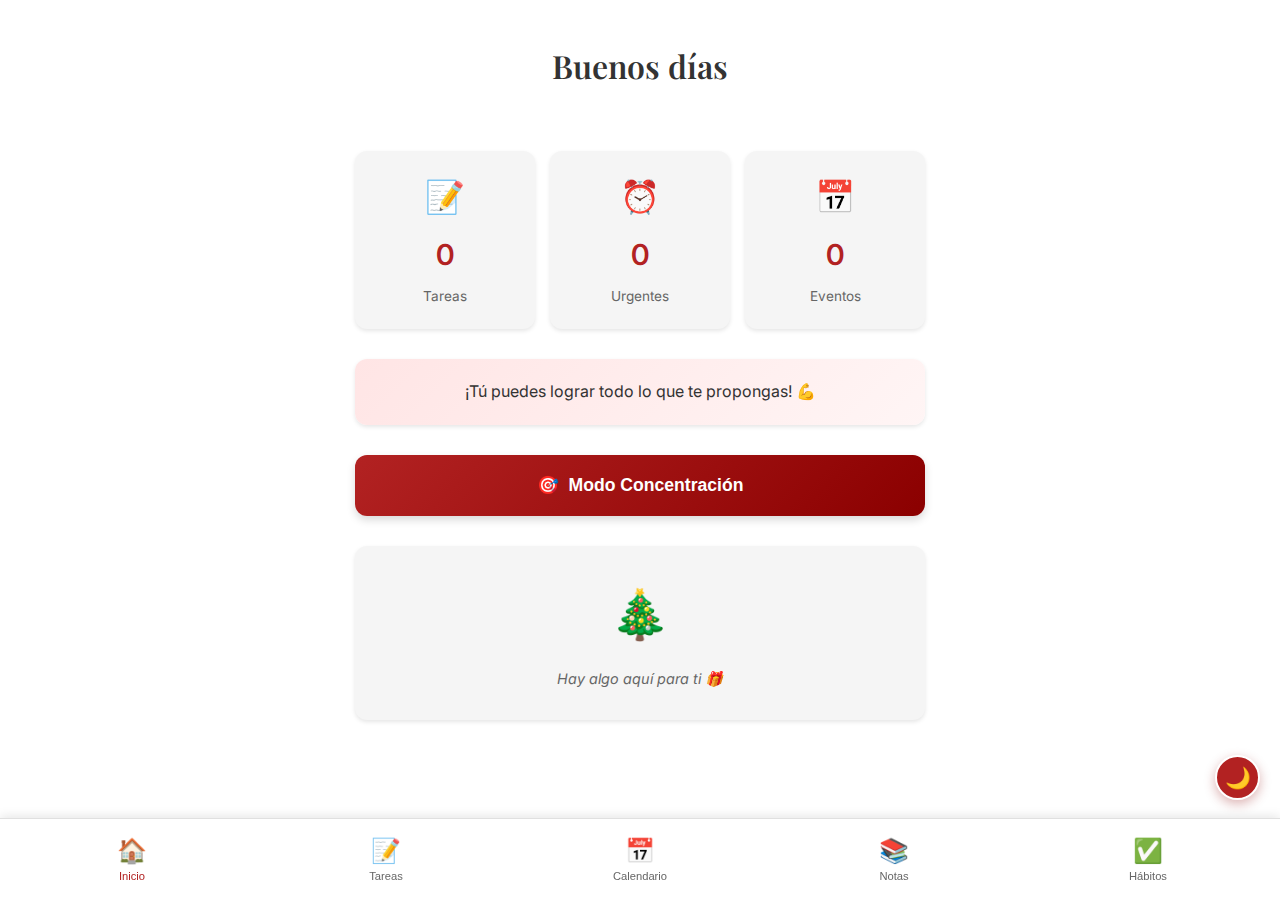
<file: index.html>
<!DOCTYPE html>
<html lang="es">
<head>
    <meta charset="UTF-8">
    <meta name="viewport" content="width=device-width, initial-scale=1.0">
    <title>Tu Espacio - Organización Química Farmacéutica</title>
    <link rel="stylesheet" href="styles.css">
    <link rel="preconnect" href="https://fonts.googleapis.com">
    <link rel="preconnect" href="https://fonts.gstatic.com" crossorigin>
    <link href="https://fonts.googleapis.com/css2?family=Playfair+Display:wght@400;600;700&family=Inter:wght@300;400;500;600&display=swap" rel="stylesheet">
</head>
<body>
    <!-- Navegación inferior -->
    <nav class="bottom-nav">
        <button class="nav-btn active" data-section="dashboard">
            <span class="nav-icon">🏠</span>
            <span class="nav-label">Inicio</span>
        </button>
        <button class="nav-btn" data-section="tasks">
            <span class="nav-icon">📝</span>
            <span class="nav-label">Tareas</span>
        </button>
        <button class="nav-btn" data-section="calendar">
            <span class="nav-icon">📅</span>
            <span class="nav-label">Calendario</span>
        </button>
        <button class="nav-btn" data-section="notes">
            <span class="nav-icon">📚</span>
            <span class="nav-label">Notas</span>
        </button>
        <button class="nav-btn" data-section="habits">
            <span class="nav-icon">✅</span>
            <span class="nav-label">Hábitos</span>
        </button>
    </nav>

    <!-- Contenedor principal -->
    <div class="main-container">
        <!-- SECCIÓN 1: DASHBOARD -->
        <section id="dashboard" class="content-section active">
            <div class="dashboard-header">
                <h1 class="greeting" id="greeting">Buenos días</h1>
                <p class="date-time" id="date-time"></p>
            </div>

            <div class="dashboard-summary">
                <div class="summary-card">
                    <div class="summary-icon">📝</div>
                    <div class="summary-info">
                        <span class="summary-number" id="tasks-count">0</span>
                        <span class="summary-label">Tareas</span>
                    </div>
                </div>
                <div class="summary-card">
                    <div class="summary-icon">⏰</div>
                    <div class="summary-info">
                        <span class="summary-number" id="urgent-count">0</span>
                        <span class="summary-label">Urgentes</span>
                    </div>
                </div>
                <div class="summary-card">
                    <div class="summary-icon">📅</div>
                    <div class="summary-info">
                        <span class="summary-number" id="events-count">0</span>
                        <span class="summary-label">Eventos</span>
                    </div>
                </div>
            </div>

            <div class="motivational-message" id="motivational-message">
                ¡Tú puedes lograr todo lo que te propongas! 💪
            </div>

            <!-- Logros del día en dashboard -->
            <div class="daily-achievements" id="dashboard-achievements" style="display: none;">
                <div class="achievement-card">
                    <span class="achievement-icon">🎉</span>
                    <span class="achievement-text" id="dashboard-achievement-text"></span>
                </div>
            </div>

            <!-- Botón Modo Focus -->
            <button class="focus-mode-btn" id="focus-mode-trigger">
                <span>🎯</span>
                <span>Modo Concentración</span>
            </button>

            <!-- Sección Navideña Oculta -->
            <div class="christmas-card">
                <div class="christmas-tree">🎄</div>
                <p class="christmas-hint">Hay algo aquí para ti 🎁</p>
                <a href="regalo.html" class="christmas-link"></a>
            </div>
        </section>

        <!-- SECCIÓN 2: TAREAS -->
        <section id="tasks" class="content-section">
            <div class="section-header">
                <h2>Tareas</h2>
                <button class="add-btn" id="add-task-btn">+</button>
            </div>

            <!-- Vista rápida: Hoy -->
            <div class="quick-view-today">
                <button class="view-today-btn active" id="view-today-btn">
                    📅 Hoy
                </button>
                <button class="view-all-btn" id="view-all-btn">
                    📋 Todas
                </button>
            </div>

            <!-- Filtros -->
            <div class="filters">
                <select id="filter-priority" class="filter-select">
                    <option value="all">Todas las prioridades</option>
                    <option value="high">Alta</option>
                    <option value="medium">Media</option>
                    <option value="low">Baja</option>
                </select>
                <select id="filter-category" class="filter-select">
                    <option value="all">Todas las categorías</option>
                    <option value="Química Orgánica">Química Orgánica</option>
                    <option value="Farmacología">Farmacología</option>
                    <option value="Análisis Farmacéutico">Análisis Farmacéutico</option>
                    <option value="Química Farmacéutica">Química Farmacéutica</option>
                    <option value="Bioquímica">Bioquímica</option>
                    <option value="Farmacia Clínica">Farmacia Clínica</option>
                    <option value="Laboratorio">Laboratorio</option>
                    <option value="Prácticas">Prácticas</option>
                    <option value="Otros">Otros</option>
                </select>
                <select id="filter-status" class="filter-select">
                    <option value="all">Todos los estados</option>
                    <option value="pending">Pendiente</option>
                    <option value="in-progress">En progreso</option>
                    <option value="completed">Completada</option>
                </select>
            </div>

            <!-- Logros del día -->
            <div class="daily-achievements" id="daily-achievements" style="display: none;">
                <div class="achievement-card">
                    <span class="achievement-icon">🎉</span>
                    <span class="achievement-text" id="achievement-text"></span>
                </div>
            </div>

            <!-- Lista de tareas -->
            <div class="tasks-list" id="tasks-list">
                <!-- Las tareas se agregan dinámicamente -->
            </div>
        </section>

        <!-- SECCIÓN 3: CALENDARIO -->
        <section id="calendar" class="content-section">
            <div class="section-header">
                <h2>Calendario Académico</h2>
                <button class="nav-month-btn" id="prev-month">‹</button>
                <span id="current-month-year"></span>
                <button class="nav-month-btn" id="next-month">›</button>
            </div>

            <div class="calendar-container">
                <div class="calendar-weekdays">
                    <div>Dom</div>
                    <div>Lun</div>
                    <div>Mar</div>
                    <div>Mié</div>
                    <div>Jue</div>
                    <div>Vie</div>
                    <div>Sáb</div>
                </div>
                <div class="calendar-days" id="calendar-days">
                    <!-- Los días se generan dinámicamente -->
                </div>
            </div>

            <div class="calendar-events" id="calendar-events">
                <h3>Eventos del día</h3>
                <div id="day-events-list"></div>
            </div>
        </section>

        <!-- SECCIÓN 4: NOTAS -->
        <section id="notes" class="content-section">
            <div class="section-header">
                <h2>Apuntes y Notas</h2>
                <button class="add-btn" id="add-note-btn">+</button>
            </div>

            <div class="search-box">
                <input type="text" id="notes-search" placeholder="🔍 Buscar notas..." class="search-input">
            </div>

            <div class="notes-grid" id="notes-grid">
                <!-- Las notas se agregan dinámicamente -->
            </div>
        </section>

        <!-- SECCIÓN 5: HÁBITOS -->
        <section id="habits" class="content-section">
            <div class="section-header">
                <h2>Hábitos y Bienestar</h2>
            </div>

            <div class="habits-container" id="habits-container">
                <!-- Los hábitos se agregan dinámicamente -->
            </div>

            <button class="add-habit-btn" id="add-habit-btn">+ Agregar Hábito</button>

            <div class="weekly-goals">
                <h3>Metas Semanales</h3>
                <textarea id="weekly-goals-text" class="goals-textarea" placeholder="Escribe tus metas para esta semana..."></textarea>
            </div>
        </section>
    </div>

    <!-- Modal para agregar/editar tarea -->
    <div id="task-modal" class="modal">
        <div class="modal-content">
            <div class="modal-header">
                <h3 id="modal-task-title">Nueva Tarea</h3>
                <button class="close-modal" id="close-task-modal">×</button>
            </div>
            <form id="task-form">
                <input type="text" id="task-title-input" placeholder="Título de la tarea" required>
                <textarea id="task-description-input" placeholder="Descripción (opcional)"></textarea>
                <input type="date" id="task-deadline-input">
                <select id="task-priority-input">
                    <option value="low">Prioridad: Baja</option>
                    <option value="medium" selected>Prioridad: Media</option>
                    <option value="high">Prioridad: Alta</option>
                </select>
                <select id="task-category-input">
                    <option value="Química Orgánica">Química Orgánica</option>
                    <option value="Farmacología">Farmacología</option>
                    <option value="Análisis Farmacéutico">Análisis Farmacéutico</option>
                    <option value="Química Farmacéutica">Química Farmacéutica</option>
                    <option value="Bioquímica">Bioquímica</option>
                    <option value="Farmacia Clínica">Farmacia Clínica</option>
                    <option value="Laboratorio">Laboratorio</option>
                    <option value="Prácticas">Prácticas</option>
                    <option value="Otros">Otros</option>
                </select>
                <select id="task-status-input">
                    <option value="pending">Estado: Pendiente</option>
                    <option value="in-progress">Estado: En progreso</option>
                    <option value="completed">Estado: Completada</option>
                </select>
                <div class="modal-actions">
                    <button type="submit" class="save-btn">Guardar</button>
                    <button type="button" class="cancel-btn" id="cancel-task-btn">Cancelar</button>
                </div>
            </form>
        </div>
    </div>

    <!-- Modal para agregar/editar nota -->
    <div id="note-modal" class="modal">
        <div class="modal-content">
            <div class="modal-header">
                <h3 id="modal-note-title">Nueva Nota</h3>
                <button class="close-modal" id="close-note-modal">×</button>
            </div>
            <form id="note-form">
                <input type="text" id="note-title-input" placeholder="Título de la nota" required>
                <textarea id="note-content-input" placeholder="Contenido de la nota..." required></textarea>
                <input type="text" id="note-tags-input" placeholder="Etiquetas (separadas por comas)">
                <select id="note-category-input">
                    <option value="General">Categoría: General</option>
                    <option value="Química Orgánica">Categoría: Química Orgánica</option>
                    <option value="Farmacología">Categoría: Farmacología</option>
                    <option value="Análisis Farmacéutico">Categoría: Análisis Farmacéutico</option>
                    <option value="Bioquímica">Categoría: Bioquímica</option>
                    <option value="Laboratorio">Categoría: Laboratorio</option>
                    <option value="Prácticas">Categoría: Prácticas</option>
                    <option value="Personal">Categoría: Personal</option>
                    <option value="Otros">Categoría: Otros</option>
                </select>
                <div class="modal-actions">
                    <button type="submit" class="save-btn">Guardar</button>
                    <button type="button" class="cancel-btn" id="cancel-note-btn">Cancelar</button>
                </div>
            </form>
        </div>
    </div>

    <!-- Modo Focus -->
    <div id="focus-mode" class="focus-mode hidden">
        <div class="focus-header">
            <button class="exit-focus-btn" id="exit-focus-btn">✕</button>
            <h2>Modo Concentración</h2>
        </div>
        <div class="focus-timer">
            <div class="timer-display" id="timer-display">25:00</div>
            <div class="timer-controls">
                <button class="timer-btn" id="start-timer">▶ Iniciar</button>
                <button class="timer-btn" id="pause-timer">⏸ Pausar</button>
                <button class="timer-btn" id="reset-timer">↻ Reiniciar</button>
            </div>
            <select id="focus-duration" class="focus-duration-select">
                <option value="25">25 minutos</option>
                <option value="45">45 minutos</option>
                <option value="60">60 minutos</option>
            </select>
        </div>
        <div class="focus-task" id="focus-task-display">
            <h3>Tarea Actual</h3>
            <p id="focus-task-name">Selecciona una tarea para enfocarte</p>
        </div>
        <div class="focus-tasks-list" id="focus-tasks-list">
            <!-- Lista de tareas para seleccionar -->
        </div>
    </div>

    <!-- Toggle Modo Noche -->
    <button class="night-mode-toggle" id="night-mode-toggle" title="Modo noche">🌙</button>

    <script src="script.js"></script>
</body>
</html>
</file>
<file: styles.css>
/* ============================================
   HERRAMIENTA DE ORGANIZACIÓN PERSONAL
   Estilos completos - Mobile First
   ============================================ */

/* Variables CSS */
:root {
    /* Colores principales */
    --color-white: #ffffff;
    --color-red: #8B0000;
    --color-red-light: #B22222;
    --color-red-soft: #FFE5E5;
    --color-silver: #C0C0C0;
    --color-silver-light: #E8E8E8;
    --color-pink: #FFB6C1;
    --color-soft-pink: #FFF5F5;
    --color-gray: #F5F5F5;
    --color-gray-dark: #E0E0E0;
    --color-text: #333333;
    --color-text-light: #666666;
    --color-text-lighter: #999999;
    
    /* Colores de prioridad (más suaves) */
    --priority-high: #E57373;
    --priority-medium: #FFB74D;
    --priority-low: #81C784;
    
    /* Modo noche - Colores mejorados */
    --night-bg: #0f0f0f;
    --night-text: #e8e8e8;
    --night-card: #1a1a1a;
    --night-card-hover: #252525;
    --night-border: #333333;
    --night-accent: #8B0000;
    --night-shadow: rgba(0, 0, 0, 0.5);
    
    /* Tipografías */
    --font-serif: 'Playfair Display', serif;
    --font-sans: 'Inter', sans-serif;
    --font-handwriting: 'Dancing Script', cursive;
    
    /* Espaciado */
    --spacing-xs: 5px;
    --spacing-sm: 10px;
    --spacing-md: 15px;
    --spacing-lg: 20px;
    --spacing-xl: 30px;
    
    /* Sombras */
    --shadow-sm: 0 2px 4px rgba(0,0,0,0.1);
    --shadow-md: 0 4px 8px rgba(0,0,0,0.15);
    --shadow-lg: 0 8px 16px rgba(0,0,0,0.2);
    
    /* Bordes */
    --border-radius: 12px;
    --border-radius-lg: 20px;
}

/* Reset y Base */
* {
    margin: 0;
    padding: 0;
    box-sizing: border-box;
}

html {
    scroll-behavior: smooth;
    font-size: 16px;
}

body {
    font-family: var(--font-sans);
    background: var(--color-white);
    color: var(--color-text);
    line-height: 1.6;
    -webkit-font-smoothing: antialiased;
    -moz-osx-font-smoothing: grayscale;
    padding-bottom: 80px; /* Espacio para navegación inferior */
}

/* Ocultar audio */
audio {
    display: none;
    visibility: hidden;
    position: absolute;
    width: 0;
    height: 0;
}

/* ============================================
   NAVEGACIÓN INFERIOR
   ============================================ */

.bottom-nav {
    position: fixed;
    bottom: 0;
    left: 0;
    right: 0;
    background: var(--color-white);
    border-top: 1px solid var(--color-gray-dark);
    display: flex;
    justify-content: space-around;
    padding: 10px 5px;
    z-index: 1000;
    box-shadow: 0 -2px 10px rgba(0,0,0,0.1);
}

.nav-btn {
    display: flex;
    flex-direction: column;
    align-items: center;
    gap: 5px;
    background: none;
    border: none;
    padding: 8px 12px;
    cursor: pointer;
    transition: all 0.3s ease;
    color: var(--color-text-light);
    font-size: 0.75rem;
    flex: 1;
    max-width: 80px;
}

.nav-btn.active {
    color: var(--color-red-light);
}

.nav-icon {
    font-size: 1.5rem;
}

.nav-label {
    font-size: 0.7rem;
    font-weight: 500;
}

/* ============================================
   CONTENEDOR PRINCIPAL
   ============================================ */

.main-container {
    max-width: 600px;
    margin: 0 auto;
    padding: var(--spacing-lg) var(--spacing-md);
    min-height: calc(100vh - 80px);
}

.content-section {
    display: none;
    animation: fadeIn 0.3s ease;
}

.content-section.active {
    display: block;
}

@keyframes fadeIn {
    from {
        opacity: 0;
        transform: translateY(10px);
    }
    to {
        opacity: 1;
        transform: translateY(0);
    }
}

/* ============================================
   DASHBOARD
   ============================================ */

.dashboard-header {
    text-align: center;
    margin-bottom: var(--spacing-xl);
    padding: var(--spacing-lg) 0;
}

.greeting {
    font-family: var(--font-serif);
    font-size: 2rem;
    color: var(--color-text);
    margin-bottom: var(--spacing-sm);
    font-weight: 600;
}

.date-time {
    color: var(--color-text-light);
    font-size: 0.95rem;
}

.dashboard-summary {
    display: grid;
    grid-template-columns: repeat(3, 1fr);
    gap: var(--spacing-md);
    margin-bottom: var(--spacing-xl);
}

.summary-card {
    background: var(--color-gray);
    border-radius: var(--border-radius);
    padding: var(--spacing-lg);
    text-align: center;
    box-shadow: var(--shadow-sm);
    transition: transform 0.2s ease;
}

.summary-card:active {
    transform: scale(0.95);
}

.summary-icon {
    font-size: 2rem;
    margin-bottom: var(--spacing-sm);
}

.summary-number {
    display: block;
    font-size: 1.8rem;
    font-weight: 600;
    color: var(--color-red-light);
    margin-bottom: var(--spacing-xs);
}

.summary-label {
    font-size: 0.85rem;
    color: var(--color-text-light);
}

.motivational-message {
    background: linear-gradient(135deg, var(--color-red-soft) 0%, var(--color-soft-pink) 100%);
    padding: var(--spacing-lg);
    border-radius: var(--border-radius);
    text-align: center;
    margin-bottom: var(--spacing-xl);
    font-size: 1rem;
    color: var(--color-text);
    box-shadow: var(--shadow-sm);
}

.focus-mode-btn {
    width: 100%;
    padding: var(--spacing-lg);
    background: linear-gradient(135deg, var(--color-red-light) 0%, var(--color-red) 100%);
    color: white;
    border: none;
    border-radius: var(--border-radius);
    font-size: 1.1rem;
    font-weight: 600;
    cursor: pointer;
    display: flex;
    align-items: center;
    justify-content: center;
    gap: var(--spacing-sm);
    margin-bottom: var(--spacing-xl);
    box-shadow: var(--shadow-md);
    transition: transform 0.2s ease;
}

.focus-mode-btn:active {
    transform: scale(0.98);
}

/* Sección Navideña */
.christmas-card {
    position: relative;
    background: var(--color-gray);
    border-radius: var(--border-radius);
    padding: var(--spacing-xl);
    text-align: center;
    margin-top: var(--spacing-xl);
    box-shadow: var(--shadow-sm);
}

.christmas-tree {
    font-size: 3rem;
    margin-bottom: var(--spacing-md);
    animation: float 3s ease-in-out infinite;
}

@keyframes float {
    0%, 100% { transform: translateY(0); }
    50% { transform: translateY(-10px); }
}

.christmas-hint {
    font-size: 0.9rem;
    color: var(--color-text-light);
    font-style: italic;
}

.christmas-link {
    position: absolute;
    top: 0;
    left: 0;
    right: 0;
    bottom: 0;
    z-index: 1;
}

/* ============================================
   TAREAS
   ============================================ */

.section-header {
    display: flex;
    justify-content: space-between;
    align-items: center;
    margin-bottom: var(--spacing-lg);
}

.section-header h2 {
    font-family: var(--font-serif);
    font-size: 1.8rem;
    color: var(--color-text);
}

.add-btn {
    width: 45px;
    height: 45px;
    border-radius: 50%;
    background: var(--color-red-light);
    color: white;
    border: none;
    font-size: 1.5rem;
    cursor: pointer;
    display: flex;
    align-items: center;
    justify-content: center;
    box-shadow: var(--shadow-md);
    transition: transform 0.2s ease;
}

.add-btn:active {
    transform: scale(0.9);
}

.filters {
    display: flex;
    flex-direction: column;
    gap: var(--spacing-sm);
    margin-bottom: var(--spacing-lg);
}

.filter-select {
    padding: var(--spacing-md);
    border: 2px solid var(--color-gray-dark);
    border-radius: var(--border-radius);
    font-family: var(--font-sans);
    font-size: 0.95rem;
    background: var(--color-white);
    color: var(--color-text);
    cursor: pointer;
}

.filter-select:focus {
    outline: none;
    border-color: var(--color-red-light);
}

.tasks-list {
    display: flex;
    flex-direction: column;
    gap: var(--spacing-md);
}

.task-item {
    background: var(--color-white);
    border: 2px solid var(--color-gray-dark);
    border-radius: var(--border-radius);
    padding: var(--spacing-lg);
    box-shadow: var(--shadow-sm);
    transition: all 0.3s ease;
    animation: slideIn 0.3s ease;
}

@keyframes slideIn {
    from {
        opacity: 0;
        transform: translateX(-20px);
    }
    to {
        opacity: 1;
        transform: translateX(0);
    }
}

.task-item.completed {
    opacity: 0.6;
    text-decoration: line-through;
}

.task-item.high-priority {
    border-left: 4px solid var(--priority-high);
    background: linear-gradient(90deg, rgba(229, 115, 115, 0.05) 0%, var(--color-white) 10%);
}

.task-item.medium-priority {
    border-left: 4px solid var(--priority-medium);
    background: linear-gradient(90deg, rgba(255, 183, 77, 0.05) 0%, var(--color-white) 10%);
}

.task-item.low-priority {
    border-left: 4px solid var(--priority-low);
    background: linear-gradient(90deg, rgba(129, 199, 132, 0.05) 0%, var(--color-white) 10%);
}

.task-header {
    display: flex;
    justify-content: space-between;
    align-items: flex-start;
    margin-bottom: var(--spacing-sm);
}

.task-title {
    font-weight: 600;
    font-size: 1.1rem;
    color: var(--color-text);
    flex: 1;
}

.task-actions {
    display: flex;
    gap: var(--spacing-sm);
}

.task-action-btn {
    background: none;
    border: none;
    font-size: 1.2rem;
    cursor: pointer;
    padding: 5px;
    color: var(--color-text-light);
    transition: color 0.2s ease;
}

.task-action-btn:hover {
    color: var(--color-red-light);
}

.task-meta {
    display: flex;
    flex-wrap: wrap;
    gap: var(--spacing-sm);
    margin-top: var(--spacing-sm);
    font-size: 0.85rem;
    color: var(--color-text-light);
}

.task-badge {
    padding: 4px 8px;
    border-radius: 6px;
    background: var(--color-gray);
    font-size: 0.8rem;
}

.task-description {
    margin-top: var(--spacing-sm);
    color: var(--color-text-light);
    font-size: 0.9rem;
}

/* Vista "Hoy" */
.quick-view-today {
    display: flex;
    gap: var(--spacing-sm);
    margin-bottom: var(--spacing-md);
}

.view-today-btn,
.view-all-btn {
    flex: 1;
    padding: var(--spacing-md);
    border: 2px solid var(--color-gray-dark);
    border-radius: var(--border-radius);
    background: var(--color-white);
    color: var(--color-text);
    font-size: 0.95rem;
    font-weight: 500;
    cursor: pointer;
    transition: all 0.2s ease;
}

.view-today-btn.active,
.view-all-btn.active {
    background: var(--color-red-light);
    color: white;
    border-color: var(--color-red-light);
}

/* Logros del día */
.daily-achievements {
    margin-bottom: var(--spacing-lg);
    animation: slideDown 0.5s ease;
}

@keyframes slideDown {
    from {
        opacity: 0;
        transform: translateY(-20px);
    }
    to {
        opacity: 1;
        transform: translateY(0);
    }
}

.achievement-card {
    background: linear-gradient(135deg, #FFE082 0%, #FFD54F 100%);
    padding: var(--spacing-lg);
    border-radius: var(--border-radius);
    display: flex;
    align-items: center;
    gap: var(--spacing-md);
    box-shadow: var(--shadow-md);
}

.achievement-icon {
    font-size: 2rem;
}

.achievement-text {
    font-size: 1rem;
    font-weight: 500;
    color: var(--color-text);
    flex: 1;
}

/* Modo Noche - Mejorado */
body.night-mode {
    background: var(--night-bg);
    color: var(--night-text);
}

body.night-mode .main-container {
    background: var(--night-bg);
}

body.night-mode .content-section {
    background: var(--night-bg);
}

body.night-mode .dashboard-header h1,
body.night-mode .section-header h2,
body.night-mode .section-title {
    color: var(--night-text);
}

body.night-mode .summary-card,
body.night-mode .task-item,
body.night-mode .note-card,
body.night-mode .habit-card,
body.night-mode .calendar-container,
body.night-mode .calendar-events {
    background: var(--night-card);
    border-color: var(--night-border);
    color: var(--night-text);
    box-shadow: 0 2px 8px var(--night-shadow);
}

body.night-mode .task-item:hover,
body.night-mode .note-card:hover,
body.night-mode .habit-card:hover {
    background: var(--night-card-hover);
    border-color: var(--night-accent);
}

body.night-mode .summary-card {
    background: linear-gradient(135deg, var(--night-card) 0%, var(--night-card-hover) 100%);
}

body.night-mode .bottom-nav {
    background: var(--night-card);
    border-top-color: var(--night-border);
    box-shadow: 0 -2px 10px var(--night-shadow);
}

body.night-mode .nav-btn {
    color: var(--night-text);
    opacity: 0.7;
}

body.night-mode .nav-btn:hover {
    opacity: 1;
}

body.night-mode .nav-btn.active {
    color: var(--color-red-light);
    opacity: 1;
}

body.night-mode .filter-select,
body.night-mode .search-input,
body.night-mode input,
body.night-mode textarea,
body.night-mode select {
    background: var(--night-card);
    border-color: var(--night-border);
    color: var(--night-text);
}

body.night-mode .filter-select:focus,
body.night-mode .search-input:focus,
body.night-mode input:focus,
body.night-mode textarea:focus,
body.night-mode select:focus {
    border-color: var(--night-accent);
    box-shadow: 0 0 0 2px rgba(139, 0, 0, 0.2);
}

body.night-mode .modal-content {
    background: var(--night-card);
    color: var(--night-text);
    border-color: var(--night-border);
}

body.night-mode .add-btn {
    background: var(--night-accent);
    box-shadow: 0 4px 12px rgba(139, 0, 0, 0.4);
}

body.night-mode .add-btn:hover {
    background: var(--color-red-light);
    transform: scale(1.05);
}

body.night-mode .motivational-message {
    background: linear-gradient(135deg, rgba(139, 0, 0, 0.1) 0%, rgba(139, 0, 0, 0.05) 100%);
    border-color: var(--night-border);
    color: var(--night-text);
}

body.night-mode .date-time {
    color: rgba(232, 232, 232, 0.7);
}

body.night-mode .summary-label,
body.night-mode .task-category,
body.night-mode .task-deadline,
body.night-mode .note-date {
    color: rgba(232, 232, 232, 0.6);
}

body.night-mode .task-item.completed {
    opacity: 0.5;
}

body.night-mode .calendar-day.today {
    background: var(--night-accent);
    color: white;
}

body.night-mode .calendar-day.has-events::after {
    background: var(--color-red-light);
}

body.night-mode .view-today-btn,
body.night-mode .view-all-btn {
    background: var(--night-card);
    border-color: var(--night-border);
    color: var(--night-text);
}

body.night-mode .view-today-btn.active,
body.night-mode .view-all-btn.active {
    background: var(--night-accent);
    border-color: var(--night-accent);
    color: white;
}

body.night-mode .achievement-card {
    background: linear-gradient(135deg, rgba(255, 224, 130, 0.2) 0%, rgba(255, 213, 79, 0.15) 100%);
    border: 1px solid rgba(255, 224, 130, 0.3);
}

/* Toggle modo noche - Mejorado */
.night-mode-toggle {
    position: fixed;
    bottom: 100px;
    right: 20px;
    width: 45px;
    height: 45px;
    border-radius: 50%;
    background: var(--color-red-light);
    border: 2px solid white;
    font-size: 1.3rem;
    cursor: pointer;
    z-index: 999;
    box-shadow: 0 4px 12px rgba(139, 0, 0, 0.3);
    transition: all 0.3s ease;
    display: flex;
    align-items: center;
    justify-content: center;
}

.night-mode-toggle:hover {
    transform: scale(1.1);
    box-shadow: 0 6px 16px rgba(139, 0, 0, 0.4);
}

.night-mode-toggle:active {
    transform: scale(0.95);
}

body.night-mode .night-mode-toggle {
    background: var(--night-accent);
    border-color: var(--night-text);
    box-shadow: 0 4px 12px rgba(139, 0, 0, 0.5);
}

body.night-mode .night-mode-toggle:hover {
    background: var(--color-red-light);
    box-shadow: 0 6px 16px rgba(139, 0, 0, 0.6);
}

/* ============================================
   CALENDARIO
   ============================================ */

.calendar-container {
    background: var(--color-white);
    border-radius: var(--border-radius);
    padding: var(--spacing-md);
    margin-bottom: var(--spacing-lg);
    box-shadow: var(--shadow-sm);
}

.calendar-weekdays {
    display: grid;
    grid-template-columns: repeat(7, 1fr);
    gap: var(--spacing-xs);
    margin-bottom: var(--spacing-sm);
    text-align: center;
    font-weight: 600;
    font-size: 0.85rem;
    color: var(--color-text-light);
}

.calendar-days {
    display: grid;
    grid-template-columns: repeat(7, 1fr);
    gap: var(--spacing-xs);
}

.calendar-day {
    aspect-ratio: 1;
    display: flex;
    align-items: center;
    justify-content: center;
    border-radius: 8px;
    cursor: pointer;
    transition: all 0.2s ease;
    font-size: 0.9rem;
    position: relative;
}

.calendar-day:hover {
    background: var(--color-gray);
}

.calendar-day.today {
    background: var(--color-red-light);
    color: white;
    font-weight: 600;
}

.calendar-day.has-events::after {
    content: '';
    position: absolute;
    bottom: 5px;
    left: 50%;
    transform: translateX(-50%);
    width: 6px;
    height: 6px;
    background: var(--color-red-light);
    border-radius: 50%;
}

.calendar-day.other-month {
    color: var(--color-text-lighter);
}

.nav-month-btn {
    background: var(--color-gray);
    border: none;
    width: 40px;
    height: 40px;
    border-radius: 50%;
    font-size: 1.5rem;
    cursor: pointer;
    color: var(--color-text);
    transition: background 0.2s ease;
}

.nav-month-btn:active {
    background: var(--color-gray-dark);
}

#current-month-year {
    font-weight: 600;
    font-size: 1.1rem;
    margin: 0 var(--spacing-md);
}

.calendar-events {
    background: var(--color-gray);
    border-radius: var(--border-radius);
    padding: var(--spacing-lg);
    margin-top: var(--spacing-lg);
}

.calendar-events h3 {
    margin-bottom: var(--spacing-md);
    font-size: 1.2rem;
}

#day-events-list {
    display: flex;
    flex-direction: column;
    gap: var(--spacing-sm);
}

.event-item {
    background: var(--color-white);
    padding: var(--spacing-md);
    border-radius: 8px;
    font-size: 0.9rem;
}

/* ============================================
   NOTAS
   ============================================ */

.search-box {
    margin-bottom: var(--spacing-lg);
}

.search-input {
    width: 100%;
    padding: var(--spacing-md);
    border: 2px solid var(--color-gray-dark);
    border-radius: var(--border-radius);
    font-family: var(--font-sans);
    font-size: 1rem;
}

.search-input:focus {
    outline: none;
    border-color: var(--color-red-light);
}

.notes-grid {
    display: grid;
    grid-template-columns: repeat(auto-fill, minmax(150px, 1fr));
    gap: var(--spacing-md);
}

.note-card {
    background: var(--color-white);
    border: 2px solid var(--color-gray-dark);
    border-radius: var(--border-radius);
    padding: var(--spacing-md);
    min-height: 150px;
    cursor: pointer;
    transition: all 0.3s ease;
    box-shadow: var(--shadow-sm);
    display: flex;
    flex-direction: column;
}

.note-card:active {
    transform: scale(0.98);
}

.note-card:hover {
    box-shadow: var(--shadow-md);
    border-color: var(--color-red-light);
}

.note-title {
    font-weight: 600;
    margin-bottom: var(--spacing-sm);
    color: var(--color-text);
    font-size: 1rem;
}

.note-preview {
    flex: 1;
    font-size: 0.85rem;
    color: var(--color-text-light);
    overflow: hidden;
    text-overflow: ellipsis;
    display: -webkit-box;
    -webkit-line-clamp: 4;
    line-clamp: 4;
    -webkit-box-orient: vertical;
}

.note-tags {
    margin-top: var(--spacing-sm);
    display: flex;
    flex-wrap: wrap;
    gap: 4px;
}

.note-tag {
    font-size: 0.7rem;
    padding: 2px 6px;
    background: var(--color-gray);
    border-radius: 4px;
    color: var(--color-text-light);
}

/* ============================================
   HÁBITOS
   ============================================ */

.habits-container {
    display: flex;
    flex-direction: column;
    gap: var(--spacing-md);
    margin-bottom: var(--spacing-xl);
}

.habit-card {
    background: var(--color-white);
    border: 2px solid var(--color-gray-dark);
    border-radius: var(--border-radius);
    padding: var(--spacing-lg);
    box-shadow: var(--shadow-sm);
}

.habit-header {
    display: flex;
    justify-content: space-between;
    align-items: center;
    margin-bottom: var(--spacing-md);
}

.habit-name {
    font-weight: 600;
    font-size: 1.1rem;
}

.habit-progress {
    margin-top: var(--spacing-md);
}

.progress-bar {
    width: 100%;
    height: 8px;
    background: var(--color-gray);
    border-radius: 4px;
    overflow: hidden;
    margin-top: var(--spacing-sm);
}

.progress-fill {
    height: 100%;
    background: linear-gradient(90deg, var(--color-red-light) 0%, var(--color-red) 100%);
    transition: width 0.3s ease;
}

.habit-checkbox {
    width: 30px;
    height: 30px;
    border: 2px solid var(--color-gray-dark);
    border-radius: 6px;
    cursor: pointer;
    display: flex;
    align-items: center;
    justify-content: center;
    font-size: 1.2rem;
    transition: all 0.2s ease;
}

.habit-checkbox.checked {
    background: var(--color-red-light);
    border-color: var(--color-red-light);
    color: white;
}

.add-habit-btn {
    width: 100%;
    padding: var(--spacing-md);
    background: var(--color-gray);
    border: 2px dashed var(--color-gray-dark);
    border-radius: var(--border-radius);
    font-size: 1rem;
    color: var(--color-text);
    cursor: pointer;
    margin-bottom: var(--spacing-xl);
    transition: all 0.2s ease;
}

.add-habit-btn:active {
    background: var(--color-gray-dark);
}

.weekly-goals {
    background: var(--color-gray);
    border-radius: var(--border-radius);
    padding: var(--spacing-lg);
}

.weekly-goals h3 {
    margin-bottom: var(--spacing-md);
    font-size: 1.2rem;
}

.goals-textarea {
    width: 100%;
    min-height: 120px;
    padding: var(--spacing-md);
    border: 2px solid var(--color-gray-dark);
    border-radius: var(--border-radius);
    font-family: var(--font-sans);
    font-size: 0.95rem;
    resize: vertical;
}

.goals-textarea:focus {
    outline: none;
    border-color: var(--color-red-light);
}

/* ============================================
   MODALES
   ============================================ */

.modal {
    display: none;
    position: fixed;
    top: 0;
    left: 0;
    right: 0;
    bottom: 0;
    background: rgba(0,0,0,0.5);
    z-index: 2000;
    align-items: center;
    justify-content: center;
    padding: var(--spacing-md);
    animation: fadeIn 0.3s ease;
}

.modal.active {
    display: flex;
}

.modal-content {
    background: var(--color-white);
    border-radius: var(--border-radius-lg);
    width: 100%;
    max-width: 500px;
    max-height: 90vh;
    overflow-y: auto;
    box-shadow: var(--shadow-lg);
    animation: slideUp 0.3s ease;
}

@keyframes slideUp {
    from {
        transform: translateY(50px);
        opacity: 0;
    }
    to {
        transform: translateY(0);
        opacity: 1;
    }
}

.modal-header {
    display: flex;
    justify-content: space-between;
    align-items: center;
    padding: var(--spacing-lg);
    border-bottom: 1px solid var(--color-gray-dark);
}

.modal-header h3 {
    font-size: 1.3rem;
    font-weight: 600;
}

.close-modal {
    background: none;
    border: none;
    font-size: 2rem;
    cursor: pointer;
    color: var(--color-text-light);
    line-height: 1;
    padding: 0;
    width: 30px;
    height: 30px;
    display: flex;
    align-items: center;
    justify-content: center;
}

#task-form,
#note-form {
    padding: var(--spacing-lg);
    display: flex;
    flex-direction: column;
    gap: var(--spacing-md);
}

#task-form input,
#task-form select,
#task-form textarea,
#note-form input,
#note-form select,
#note-form textarea {
    padding: var(--spacing-md);
    border: 2px solid var(--color-gray-dark);
    border-radius: var(--border-radius);
    font-family: var(--font-sans);
    font-size: 1rem;
    width: 100%;
}

#task-form input:focus,
#task-form select:focus,
#task-form textarea:focus,
#note-form input:focus,
#note-form select:focus,
#note-form textarea:focus {
    outline: none;
    border-color: var(--color-red-light);
}

#task-form textarea,
#note-form textarea {
    min-height: 100px;
    resize: vertical;
}

.modal-actions {
    display: flex;
    gap: var(--spacing-md);
    margin-top: var(--spacing-md);
}

.save-btn,
.cancel-btn {
    flex: 1;
    padding: var(--spacing-md);
    border: none;
    border-radius: var(--border-radius);
    font-size: 1rem;
    font-weight: 600;
    cursor: pointer;
    transition: transform 0.2s ease;
}

.save-btn {
    background: var(--color-red-light);
    color: white;
}

.cancel-btn {
    background: var(--color-gray);
    color: var(--color-text);
}

.save-btn:active,
.cancel-btn:active {
    transform: scale(0.98);
}

/* ============================================
   MODO FOCUS
   ============================================ */

.focus-mode {
    position: fixed;
    top: 0;
    left: 0;
    right: 0;
    bottom: 0;
    background: linear-gradient(135deg, #667eea 0%, #764ba2 100%);
    z-index: 3000;
    display: flex;
    flex-direction: column;
    align-items: center;
    justify-content: center;
    padding: var(--spacing-lg);
    color: white;
}

.focus-mode.hidden {
    display: none;
}

.focus-header {
    position: absolute;
    top: var(--spacing-lg);
    left: var(--spacing-lg);
    right: var(--spacing-lg);
    display: flex;
    justify-content: space-between;
    align-items: center;
}

.exit-focus-btn {
    background: rgba(255,255,255,0.2);
    border: none;
    color: white;
    font-size: 1.5rem;
    width: 40px;
    height: 40px;
    border-radius: 50%;
    cursor: pointer;
    display: flex;
    align-items: center;
    justify-content: center;
}

.focus-timer {
    text-align: center;
    margin-bottom: var(--spacing-xl);
}

.timer-display {
    font-size: 4rem;
    font-weight: 600;
    margin-bottom: var(--spacing-lg);
    font-family: 'Courier New', monospace;
}

.timer-controls {
    display: flex;
    gap: var(--spacing-md);
    justify-content: center;
    margin-bottom: var(--spacing-lg);
}

.timer-btn {
    padding: var(--spacing-md) var(--spacing-lg);
    background: rgba(255,255,255,0.2);
    border: 2px solid white;
    border-radius: var(--border-radius);
    color: white;
    font-size: 1rem;
    cursor: pointer;
    transition: all 0.2s ease;
}

.timer-btn:active {
    background: rgba(255,255,255,0.3);
}

.focus-duration-select {
    padding: var(--spacing-sm) var(--spacing-md);
    border: 2px solid white;
    border-radius: var(--border-radius);
    background: rgba(255,255,255,0.2);
    color: white;
    font-size: 1rem;
    cursor: pointer;
}

.focus-task {
    background: rgba(255,255,255,0.1);
    border-radius: var(--border-radius);
    padding: var(--spacing-lg);
    margin-bottom: var(--spacing-lg);
    text-align: center;
    max-width: 400px;
}

.focus-task h3 {
    margin-bottom: var(--spacing-sm);
    font-size: 1.2rem;
}

.focus-tasks-list {
    max-width: 400px;
    width: 100%;
    max-height: 200px;
    overflow-y: auto;
}

.focus-task-item {
    background: rgba(255,255,255,0.1);
    padding: var(--spacing-md);
    border-radius: var(--border-radius);
    margin-bottom: var(--spacing-sm);
    cursor: pointer;
    transition: background 0.2s ease;
}

.focus-task-item:active {
    background: rgba(255,255,255,0.2);
}

/* ============================================
   PÁGINA DEL REGALO (regalo.html)
   ============================================ */

.regalo-page {
    padding-bottom: 0;
}

.gift-screen {
    position: fixed;
    top: 0;
    left: 0;
    width: 100%;
    height: 100vh;
    background: linear-gradient(135deg, #ffffff 0%, #fff5f5 100%);
    display: flex;
    justify-content: center;
    align-items: center;
    z-index: 1000;
    transition: opacity 0.8s ease, visibility 0.8s ease;
}

.gift-screen.hidden {
    opacity: 0;
    visibility: hidden;
}

.gift-container {
    text-align: center;
    position: relative;
}

.gift-box {
    position: relative;
    width: 200px;
    height: 200px;
    margin: 0 auto 30px;
    cursor: pointer;
    transform-origin: center;
    transition: transform 0.3s ease;
}

.gift-box:hover {
    transform: scale(1.05);
}

.gift-box.opened {
    pointer-events: none;
}

.gift-base {
    width: 180px;
    height: 120px;
    background: linear-gradient(135deg, var(--color-red) 0%, var(--color-red-light) 100%);
    border-radius: 8px;
    position: relative;
    box-shadow: 0 10px 30px rgba(139, 0, 0, 0.3);
    margin: 0 auto;
}

.gift-base::before,
.gift-base::after {
    content: '';
    position: absolute;
    background: var(--color-silver);
    box-shadow: 0 0 10px rgba(192, 192, 192, 0.5);
}

.gift-base::before {
    top: 50%;
    left: 0;
    width: 100%;
    height: 4px;
    transform: translateY(-50%);
}

.gift-base::after {
    top: 0;
    left: 50%;
    width: 4px;
    height: 100%;
    transform: translateX(-50%);
}

.gift-lid {
    width: 200px;
    height: 80px;
    background: linear-gradient(135deg, var(--color-red-light) 0%, var(--color-red) 100%);
    border-radius: 8px 8px 0 0;
    position: absolute;
    top: 0;
    left: 50%;
    transform: translateX(-50%);
    transform-origin: bottom center;
    transition: transform 1s cubic-bezier(0.68, -0.55, 0.265, 1.55);
    box-shadow: 0 5px 20px rgba(139, 0, 0, 0.4);
    z-index: 2;
}

.gift-lid::before {
    content: '';
    position: absolute;
    top: 50%;
    left: 0;
    width: 100%;
    height: 3px;
    background: var(--color-silver);
    transform: translateY(-50%);
    box-shadow: 0 0 8px rgba(192, 192, 192, 0.5);
}

.gift-lid.opened {
    transform: translateX(-50%) rotateX(-120deg);
}

.gift-bow {
    position: absolute;
    top: -15px;
    left: 50%;
    transform: translateX(-50%);
    z-index: 3;
}

.bow-center {
    width: 30px;
    height: 30px;
    background: var(--color-silver);
    border-radius: 50%;
    position: relative;
    box-shadow: 0 0 15px rgba(192, 192, 192, 0.8);
    animation: shimmer 2s infinite;
}

.bow-left,
.bow-right {
    position: absolute;
    top: 50%;
    width: 25px;
    height: 25px;
    background: var(--color-silver);
    border-radius: 50% 50% 50% 0;
    box-shadow: 0 0 10px rgba(192, 192, 192, 0.6);
}

.bow-left {
    left: -20px;
    transform: translateY(-50%) rotate(-45deg);
}

.bow-right {
    right: -20px;
    transform: translateY(-50%) rotate(45deg);
}

.gift-instruction {
    font-family: var(--font-handwriting);
    font-size: 1.2rem;
    color: var(--color-red);
    margin-top: 20px;
    animation: pulse 2s infinite;
}

.main-content {
    min-height: 100vh;
    padding: 20px 15px;
    position: relative;
    background: linear-gradient(180deg, #ffffff 0%, #fff5f5 50%, #ffffff 100%);
}

.main-content.hidden {
    display: none;
}

.section {
    min-height: 100vh;
    display: flex;
    align-items: center;
    justify-content: center;
    padding: 60px 20px;
    position: relative;
    opacity: 0;
    transform: translateY(30px);
    transition: opacity 0.8s ease, transform 0.8s ease;
}

.section.visible {
    opacity: 1;
    transform: translateY(0);
}

.section-content {
    max-width: 600px;
    width: 100%;
    text-align: center;
    position: relative;
    z-index: 2;
}

.section-title {
    font-family: var(--font-handwriting);
    font-size: 2.5rem;
    color: var(--color-red);
    margin-bottom: 30px;
    text-shadow: 2px 2px 4px rgba(139, 0, 0, 0.1);
}

.text-block {
    background: rgba(255, 255, 255, 0.9);
    padding: 25px 20px;
    margin: 20px 0;
    border-radius: 15px;
    box-shadow: 0 5px 20px rgba(139, 0, 0, 0.1);
    border-left: 4px solid var(--color-red);
    font-size: 1rem;
    line-height: 1.8;
    color: #444;
    position: relative;
}

.text-block.highlight {
    background: linear-gradient(135deg, rgba(139, 0, 0, 0.05) 0%, rgba(255, 182, 193, 0.1) 100%);
    border-left-color: var(--color-red-light);
    font-weight: 500;
}

.snowflakes,
.snowflakes-content {
    position: fixed;
    top: 0;
    left: 0;
    width: 100%;
    height: 100%;
    pointer-events: none;
    z-index: 1;
    overflow: hidden;
}

.snowflake {
    position: absolute;
    color: var(--color-silver-light);
    font-size: 1.2rem;
    animation: snowfall linear infinite;
    opacity: 0.7;
}

@keyframes snowfall {
    0% {
        transform: translateY(-100px) rotate(0deg);
        opacity: 0;
    }
    10% { opacity: 0.7; }
    90% { opacity: 0.7; }
    100% {
        transform: translateY(100vh) rotate(360deg);
        opacity: 0;
    }
}

.floating-hearts {
    position: fixed;
    top: 0;
    left: 0;
    width: 100%;
    height: 100%;
    pointer-events: none;
    z-index: 1;
    overflow: hidden;
}

.heart {
    position: absolute;
    font-size: 1.5rem;
    color: var(--color-pink);
    opacity: 0.6;
    animation: floatHeart 15s infinite ease-in-out;
}

@keyframes floatHeart {
    0% {
        transform: translateY(100vh) translateX(0) rotate(0deg);
        opacity: 0;
    }
    10% { opacity: 0.6; }
    90% { opacity: 0.6; }
    100% {
        transform: translateY(-100px) translateX(50px) rotate(360deg);
        opacity: 0;
    }
}


.justin-quote {
    font-family: var(--font-handwriting);
    font-size: 1.5rem;
    color: var(--color-red);
    margin: 15px 0;
    font-style: italic;
}

.final-message {
    font-size: 1.1rem;
    padding: 30px 25px;
    margin-bottom: 40px;
}

.signature {
    font-family: var(--font-handwriting);
    font-size: 2rem;
    color: var(--color-red);
    margin-top: 40px;
    text-align: center;
}

@keyframes pulse {
    0%, 100% {
        opacity: 1;
        transform: scale(1);
    }
    50% {
        opacity: 0.7;
        transform: scale(1.05);
    }
}

@keyframes shimmer {
    0%, 100% {
        box-shadow: 0 0 15px rgba(192, 192, 192, 0.8);
    }
    50% {
        box-shadow: 0 0 25px rgba(192, 192, 192, 1), 0 0 35px rgba(255, 255, 255, 0.8);
    }
}

@keyframes sparkleAnimation {
    0% {
        opacity: 1;
        transform: scale(0) translate(0, 0);
    }
    50% {
        opacity: 1;
        transform: scale(1) translate(var(--tx, 0), var(--ty, 0));
    }
    100% {
        opacity: 0;
        transform: scale(0) translate(var(--tx, 0), var(--ty, 0));
    }
}

.fade-in {
    animation: fadeIn 1s ease-in;
}

/* ============================================
   RESPONSIVE
   ============================================ */

@media (max-width: 480px) {
    .greeting {
        font-size: 1.6rem;
    }
    
    .section-title {
        font-size: 2rem;
    }
    
    .text-block {
        padding: 20px 15px;
        font-size: 0.95rem;
    }
    
    .gift-box {
        width: 160px;
        height: 160px;
    }
    
    .gift-base {
        width: 140px;
        height: 100px;
    }
    
    .gift-lid {
        width: 160px;
        height: 60px;
    }
    
    .timer-display {
        font-size: 3rem;
    }
    
    .notes-grid {
        grid-template-columns: 1fr;
    }
}
</file>
